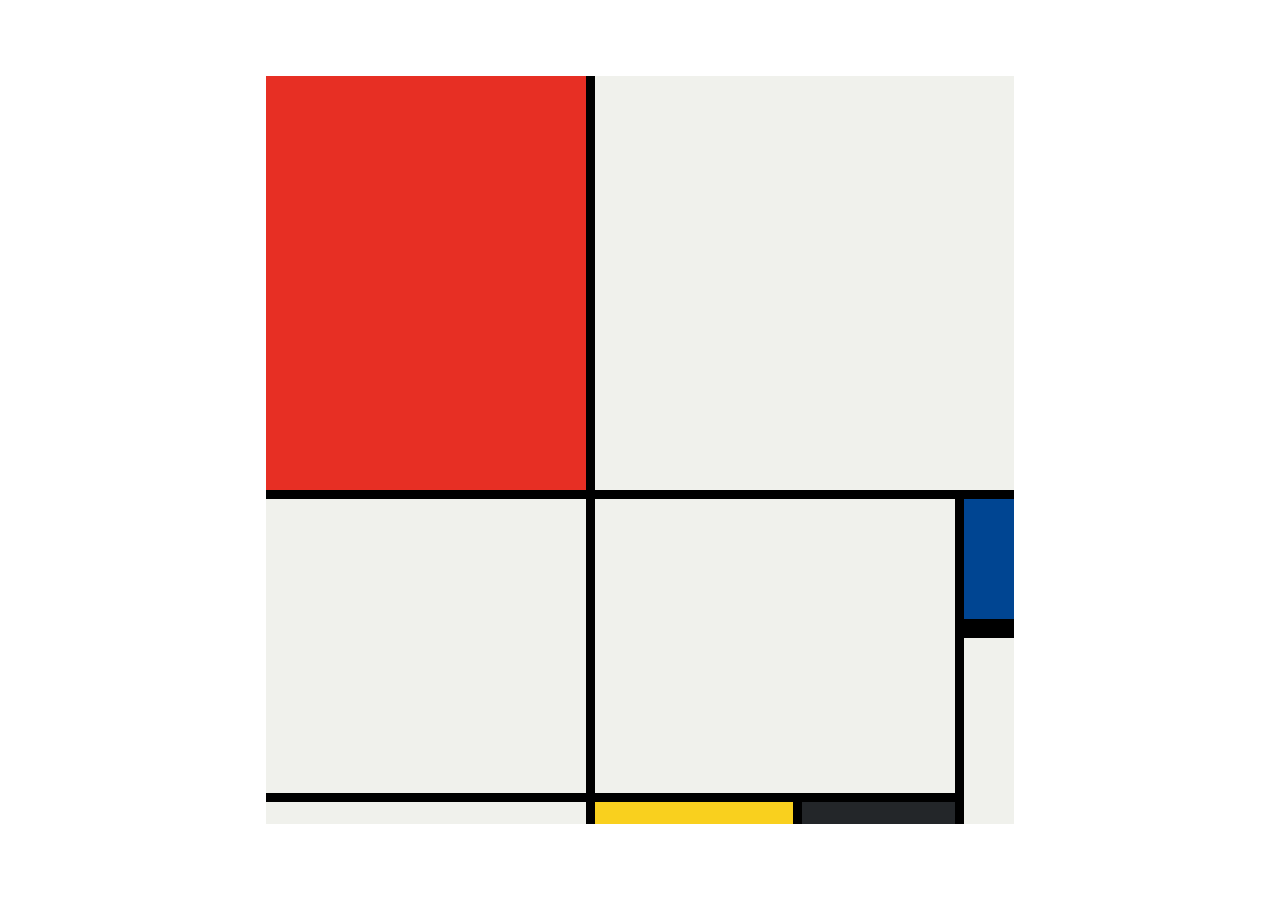
<file: 10.3 Mondrian Project/index.html>
<!DOCTYPE html>
<html lang="en">

<head>
  <meta charset="UTF-8">
  <meta name="viewport" content="width=device-width, initial-scale=1.0">
  <title>Mondrian Project</title>
  <style>
    /* 
    Write your CSS here 
    Gap Colour: #000
    White: #F0F1EC
    Red: #E72F24
    Black: #232629
    Blue: #004592
    Yellow: #F9D01E

    For dimensions, see dimensions.png image.
    HINT: Remember you can't change the properties of grid lines.
    But grid lines are transparent!
    */

    body{
      padding: none;
      margin: none;
      display: flex;
      align-items: center;
      justify-content: center;
      height: 100vh;
      margin: 0;
      padding: 0;
    }
    .container{
      display: grid;
      height: 748px;
      width: 748px;
      grid-template-columns: 320px 198px 153px 50px; 
      grid-template-rows: 414px 130px 155px 22px;
      background-color: #000;
      gap: 9px;
    }

    .item{
      background-color: #F0F1EC;
    }

    .red{
      background-color: #E72F24;
      order: -1;
    }

    .white1{
      grid-column-start: span 3;
     }

    .white2{
      grid-row: span 2;
     }

    .white3{
      grid-row: span 2;
      grid-column: span 2;
     }

    .blue{
      background-color: #004592;
      margin-bottom: 10px;
      grid-row: auto;
    }

    .white4{
      grid-row: span 2;
     }

    .yellow{
      background-color: #F9D01E;
      grid-column: 2 / 3;
    }

    .black{
      background-color: #232629;
    }

  </style>
</head>

<body>
  <!-- Write your HTML here -->
  <div class="container">
    <div class="red item"></div>
    <div class="white1 item"></div>
    
    <div class="white2 item"></div>
    <div class="white3 item"></div>
    <div class="blue item"></div>
    <div class="white4 item"></div>

    <div class="white5 item"></div>
    <div class="yellow item"></div>
    <div class="black item"></div>

    
  </div>
</body>

</html>
</file>
